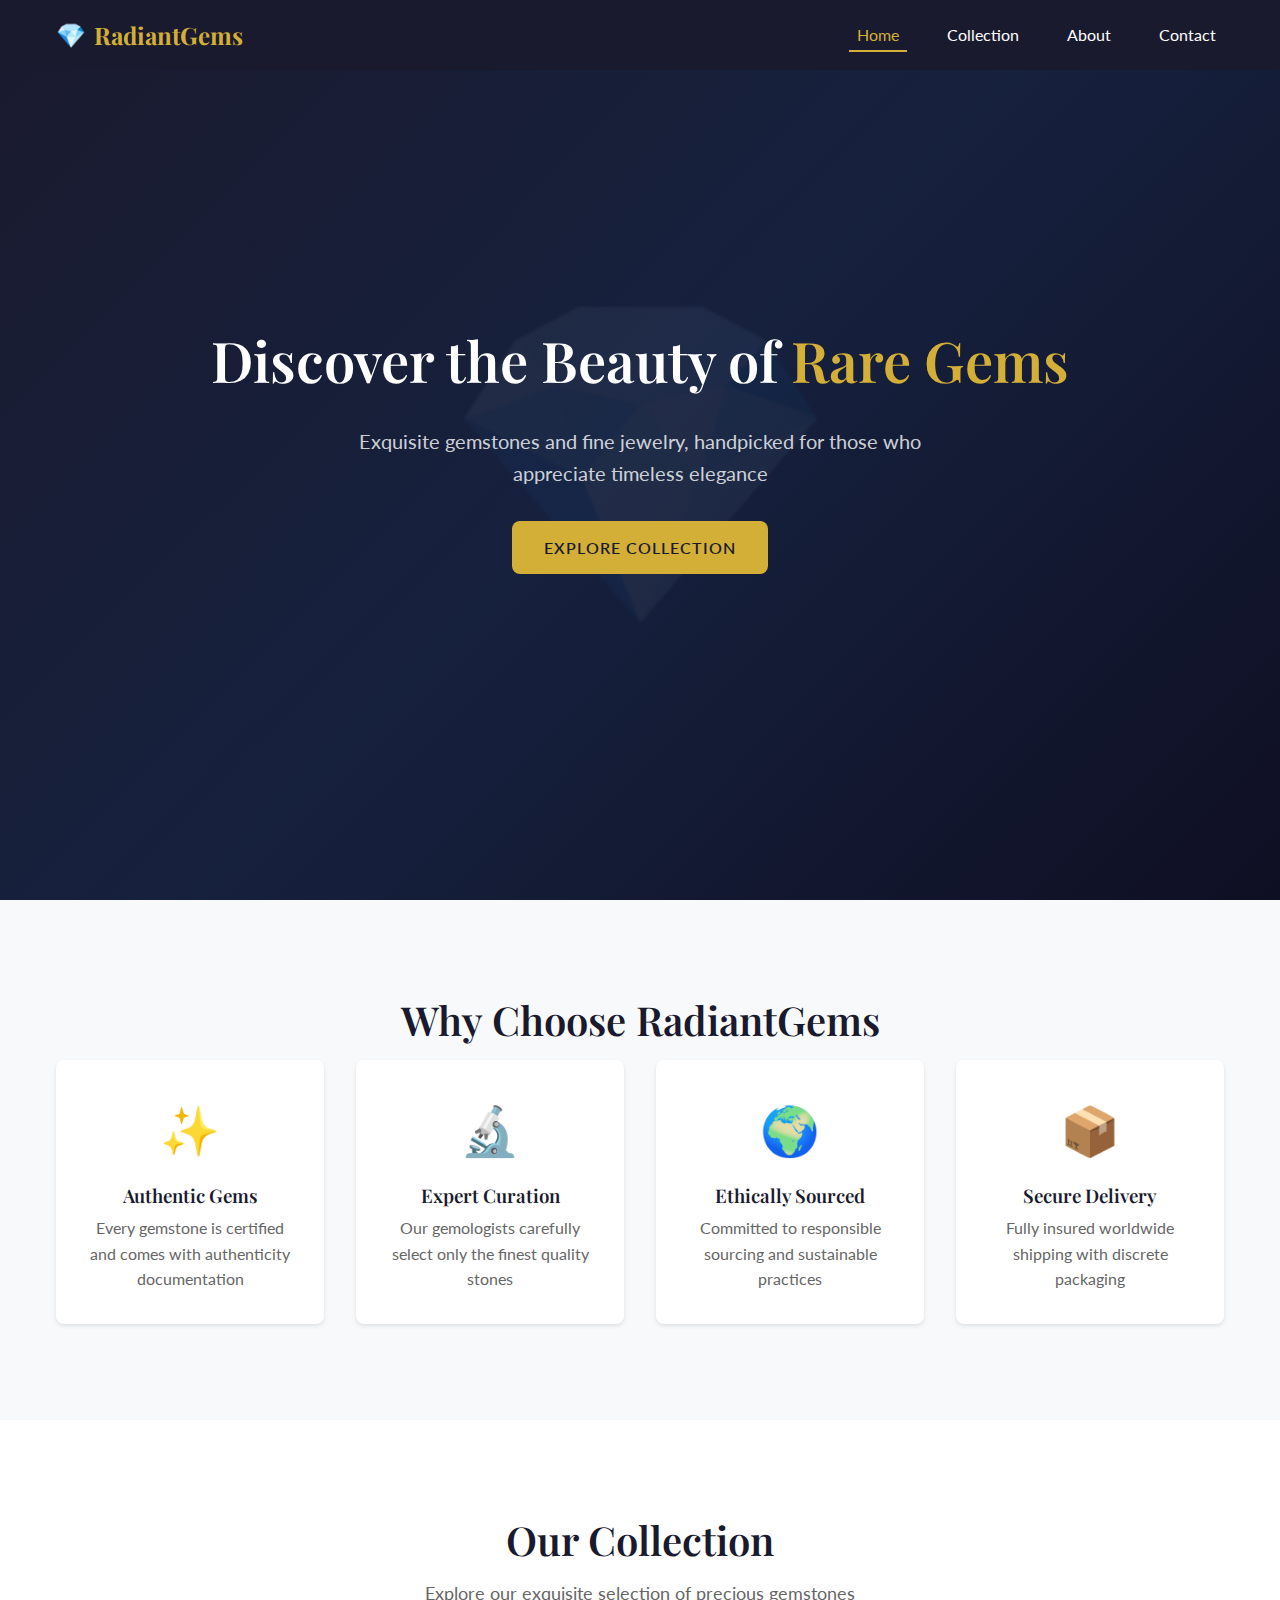
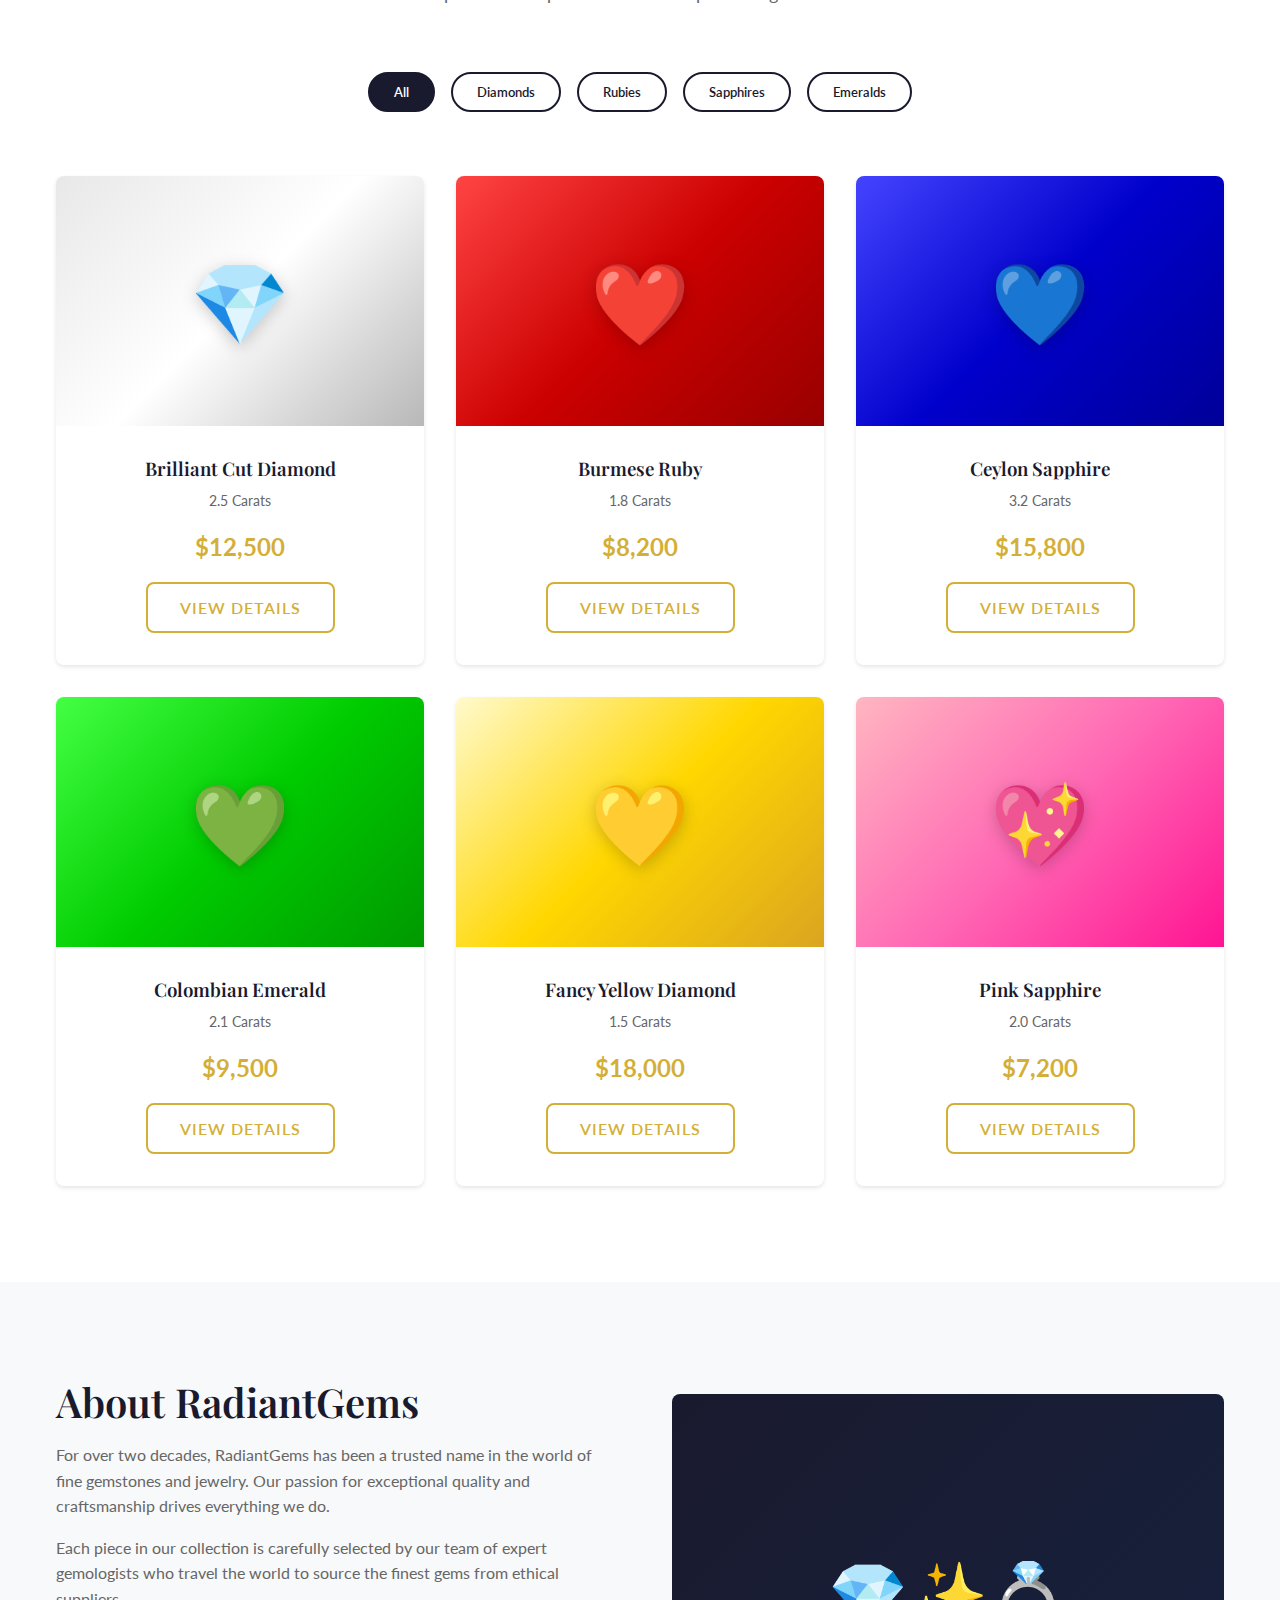
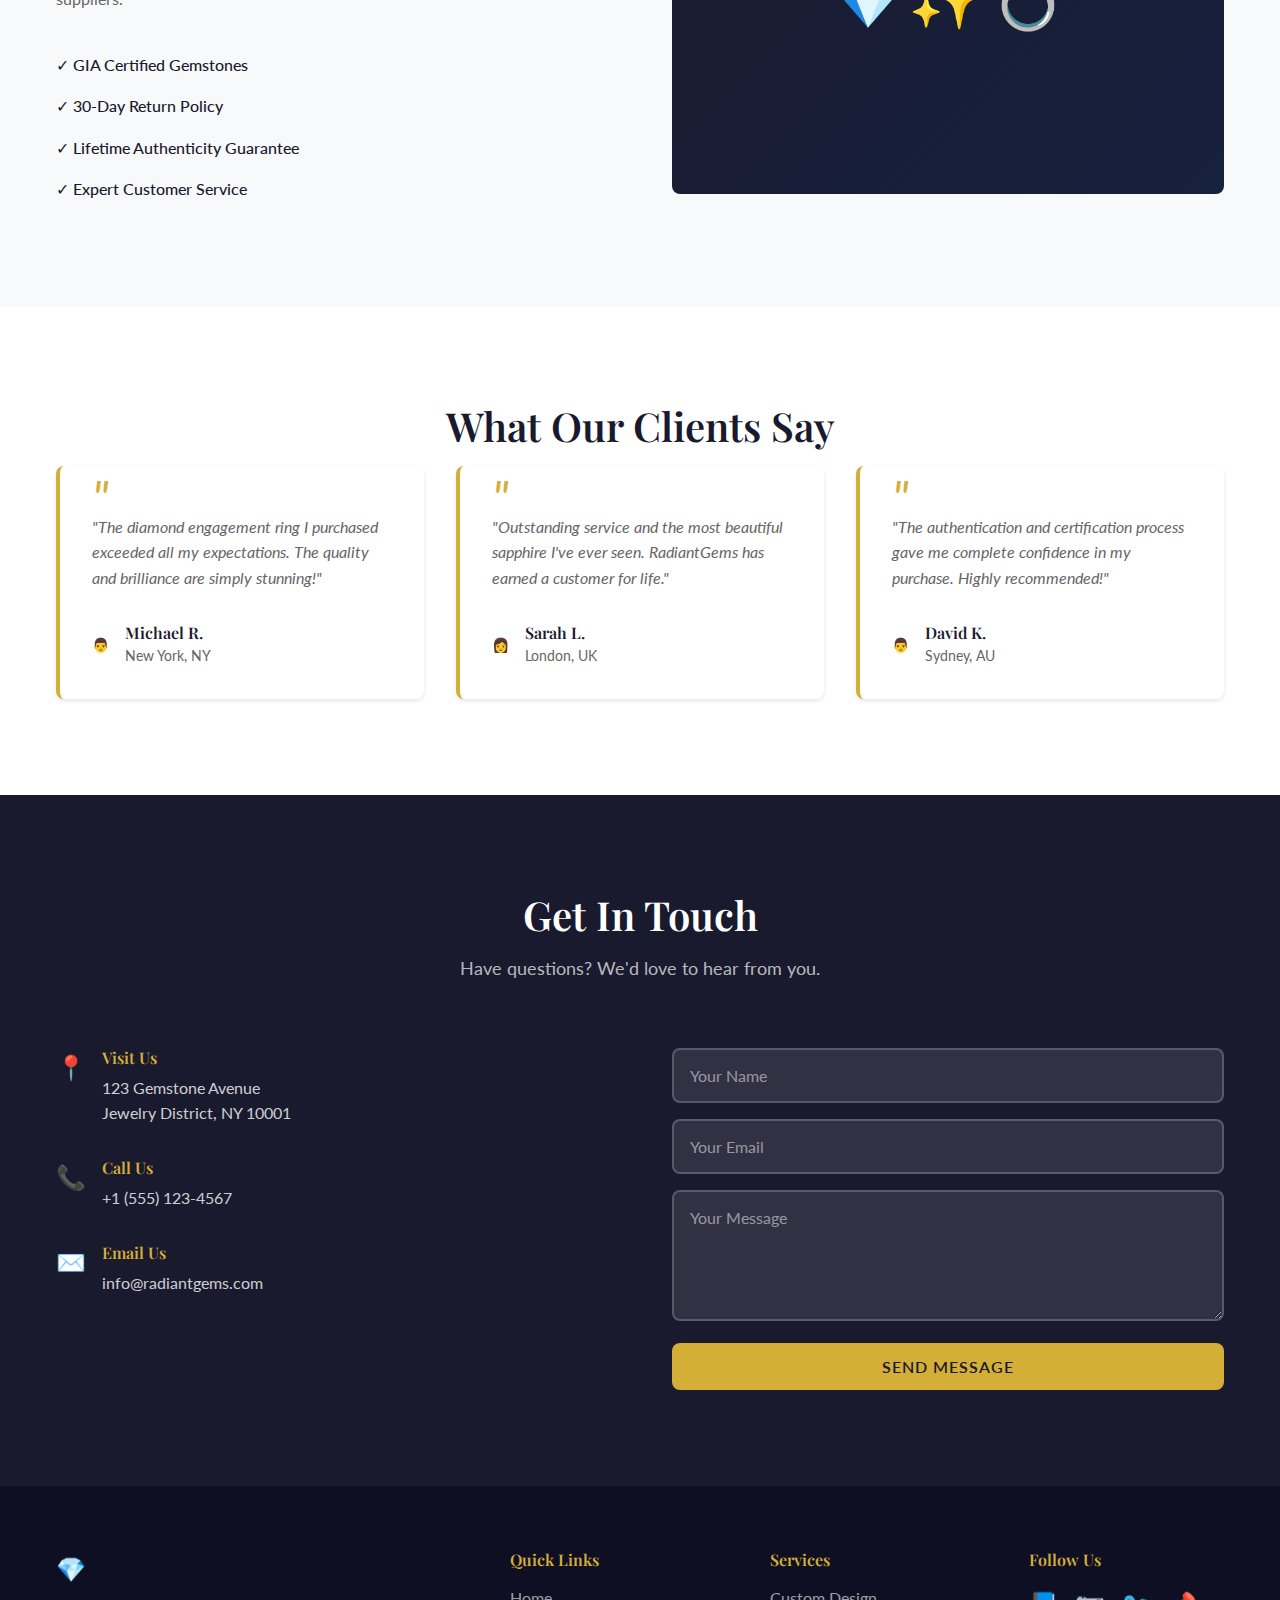
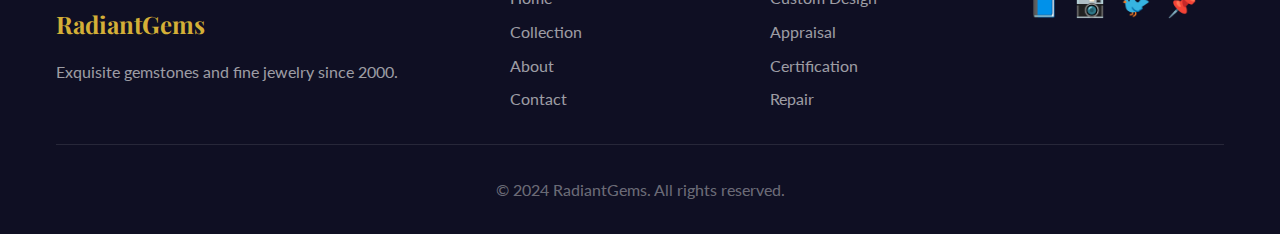
<file: index.html>
<!DOCTYPE html>
<html lang="en">
<head>
    <meta charset="UTF-8">
    <meta name="viewport" content="width=device-width, initial-scale=1.0">
    <meta name="description" content="RadiantGems - Discover exquisite gemstones and fine jewelry. Premium collection of diamonds, rubies, sapphires and more.">
    <title>RadiantGems - Exquisite Gemstones &amp; Fine Jewelry</title>
    <link rel="stylesheet" href="css/styles.css">
    <link rel="preconnect" href="https://fonts.googleapis.com">
    <link rel="preconnect" href="https://fonts.gstatic.com" crossorigin>
    <link href="https://fonts.googleapis.com/css2?family=Playfair+Display:wght@400;600;700&amp;family=Lato:wght@300;400;700&amp;display=swap" rel="stylesheet">
</head>
<body>
    <!-- Navigation -->
    <header class="header">
        <nav class="nav container">
            <a href="#" class="logo">
                <span class="logo-icon">💎</span>
                <span class="logo-text">RadiantGems</span>
            </a>
            <button class="nav-toggle" aria-label="Toggle navigation">
                <span class="hamburger"></span>
            </button>
            <ul class="nav-menu">
                <li><a href="#home" class="nav-link active">Home</a></li>
                <li><a href="#collection" class="nav-link">Collection</a></li>
                <li><a href="#about" class="nav-link">About</a></li>
                <li><a href="#contact" class="nav-link">Contact</a></li>
            </ul>
        </nav>
    </header>

    <!-- Hero Section -->
    <section id="home" class="hero">
        <div class="hero-content container">
            <h1 class="hero-title">Discover the Beauty of <span class="highlight">Rare Gems</span></h1>
            <p class="hero-subtitle">Exquisite gemstones and fine jewelry, handpicked for those who appreciate timeless elegance</p>
            <a href="#collection" class="btn btn-primary">Explore Collection</a>
        </div>
    </section>

    <!-- Featured Section -->
    <section id="featured" class="featured">
        <div class="container">
            <h2 class="section-title">Why Choose RadiantGems</h2>
            <div class="features-grid">
                <div class="feature-card">
                    <div class="feature-icon">✨</div>
                    <h3>Authentic Gems</h3>
                    <p>Every gemstone is certified and comes with authenticity documentation</p>
                </div>
                <div class="feature-card">
                    <div class="feature-icon">🔬</div>
                    <h3>Expert Curation</h3>
                    <p>Our gemologists carefully select only the finest quality stones</p>
                </div>
                <div class="feature-card">
                    <div class="feature-icon">🌍</div>
                    <h3>Ethically Sourced</h3>
                    <p>Committed to responsible sourcing and sustainable practices</p>
                </div>
                <div class="feature-card">
                    <div class="feature-icon">📦</div>
                    <h3>Secure Delivery</h3>
                    <p>Fully insured worldwide shipping with discrete packaging</p>
                </div>
            </div>
        </div>
    </section>

    <!-- Collection Section -->
    <section id="collection" class="collection">
        <div class="container">
            <h2 class="section-title">Our Collection</h2>
            <p class="section-subtitle">Explore our exquisite selection of precious gemstones</p>
            
            <!-- Filter Buttons -->
            <div class="filter-buttons">
                <button class="filter-btn active" data-filter="all">All</button>
                <button class="filter-btn" data-filter="diamonds">Diamonds</button>
                <button class="filter-btn" data-filter="rubies">Rubies</button>
                <button class="filter-btn" data-filter="sapphires">Sapphires</button>
                <button class="filter-btn" data-filter="emeralds">Emeralds</button>
            </div>

            <!-- Gems Grid -->
            <div class="gems-grid">
                <div class="gem-card" data-category="diamonds">
                    <div class="gem-image" style="background: linear-gradient(135deg, #e8e8e8 0%, #ffffff 50%, #b8b8b8 100%);">
                        <span class="gem-emoji">💎</span>
                    </div>
                    <div class="gem-info">
                        <h3>Brilliant Cut Diamond</h3>
                        <p class="gem-carat">2.5 Carats</p>
                        <p class="gem-price">$12,500</p>
                        <button class="btn btn-secondary">View Details</button>
                    </div>
                </div>

                <div class="gem-card" data-category="rubies">
                    <div class="gem-image" style="background: linear-gradient(135deg, #ff4444 0%, #cc0000 50%, #990000 100%);">
                        <span class="gem-emoji">❤️</span>
                    </div>
                    <div class="gem-info">
                        <h3>Burmese Ruby</h3>
                        <p class="gem-carat">1.8 Carats</p>
                        <p class="gem-price">$8,200</p>
                        <button class="btn btn-secondary">View Details</button>
                    </div>
                </div>

                <div class="gem-card" data-category="sapphires">
                    <div class="gem-image" style="background: linear-gradient(135deg, #4444ff 0%, #0000cc 50%, #000099 100%);">
                        <span class="gem-emoji">💙</span>
                    </div>
                    <div class="gem-info">
                        <h3>Ceylon Sapphire</h3>
                        <p class="gem-carat">3.2 Carats</p>
                        <p class="gem-price">$15,800</p>
                        <button class="btn btn-secondary">View Details</button>
                    </div>
                </div>

                <div class="gem-card" data-category="emeralds">
                    <div class="gem-image" style="background: linear-gradient(135deg, #44ff44 0%, #00cc00 50%, #009900 100%);">
                        <span class="gem-emoji">💚</span>
                    </div>
                    <div class="gem-info">
                        <h3>Colombian Emerald</h3>
                        <p class="gem-carat">2.1 Carats</p>
                        <p class="gem-price">$9,500</p>
                        <button class="btn btn-secondary">View Details</button>
                    </div>
                </div>

                <div class="gem-card" data-category="diamonds">
                    <div class="gem-image" style="background: linear-gradient(135deg, #fffacd 0%, #ffd700 50%, #daa520 100%);">
                        <span class="gem-emoji">💛</span>
                    </div>
                    <div class="gem-info">
                        <h3>Fancy Yellow Diamond</h3>
                        <p class="gem-carat">1.5 Carats</p>
                        <p class="gem-price">$18,000</p>
                        <button class="btn btn-secondary">View Details</button>
                    </div>
                </div>

                <div class="gem-card" data-category="sapphires">
                    <div class="gem-image" style="background: linear-gradient(135deg, #ffb6c1 0%, #ff69b4 50%, #ff1493 100%);">
                        <span class="gem-emoji">💖</span>
                    </div>
                    <div class="gem-info">
                        <h3>Pink Sapphire</h3>
                        <p class="gem-carat">2.0 Carats</p>
                        <p class="gem-price">$7,200</p>
                        <button class="btn btn-secondary">View Details</button>
                    </div>
                </div>
            </div>
        </div>
    </section>

    <!-- About Section -->
    <section id="about" class="about">
        <div class="container">
            <div class="about-content">
                <div class="about-text">
                    <h2 class="section-title">About RadiantGems</h2>
                    <p>For over two decades, RadiantGems has been a trusted name in the world of fine gemstones and jewelry. Our passion for exceptional quality and craftsmanship drives everything we do.</p>
                    <p>Each piece in our collection is carefully selected by our team of expert gemologists who travel the world to source the finest gems from ethical suppliers.</p>
                    <ul class="about-list">
                        <li>✓ GIA Certified Gemstones</li>
                        <li>✓ 30-Day Return Policy</li>
                        <li>✓ Lifetime Authenticity Guarantee</li>
                        <li>✓ Expert Customer Service</li>
                    </ul>
                </div>
                <div class="about-image">
                    <div class="image-placeholder">
                        <span>💎✨💍</span>
                    </div>
                </div>
            </div>
        </div>
    </section>

    <!-- Testimonials Section -->
    <section id="testimonials" class="testimonials">
        <div class="container">
            <h2 class="section-title">What Our Clients Say</h2>
            <div class="testimonials-grid">
                <div class="testimonial-card">
                    <div class="testimonial-text">
                        <p>"The diamond engagement ring I purchased exceeded all my expectations. The quality and brilliance are simply stunning!"</p>
                    </div>
                    <div class="testimonial-author">
                        <span class="author-avatar">👨</span>
                        <div>
                            <h4>Michael R.</h4>
                            <span>New York, NY</span>
                        </div>
                    </div>
                </div>
                <div class="testimonial-card">
                    <div class="testimonial-text">
                        <p>"Outstanding service and the most beautiful sapphire I've ever seen. RadiantGems has earned a customer for life."</p>
                    </div>
                    <div class="testimonial-author">
                        <span class="author-avatar">👩</span>
                        <div>
                            <h4>Sarah L.</h4>
                            <span>London, UK</span>
                        </div>
                    </div>
                </div>
                <div class="testimonial-card">
                    <div class="testimonial-text">
                        <p>"The authentication and certification process gave me complete confidence in my purchase. Highly recommended!"</p>
                    </div>
                    <div class="testimonial-author">
                        <span class="author-avatar">👨</span>
                        <div>
                            <h4>David K.</h4>
                            <span>Sydney, AU</span>
                        </div>
                    </div>
                </div>
            </div>
        </div>
    </section>

    <!-- Contact Section -->
    <section id="contact" class="contact">
        <div class="container">
            <h2 class="section-title">Get In Touch</h2>
            <p class="section-subtitle">Have questions? We'd love to hear from you.</p>
            <div class="contact-content">
                <div class="contact-info">
                    <div class="contact-item">
                        <span class="contact-icon">📍</span>
                        <div>
                            <h4>Visit Us</h4>
                            <p>123 Gemstone Avenue<br>Jewelry District, NY 10001</p>
                        </div>
                    </div>
                    <div class="contact-item">
                        <span class="contact-icon">📞</span>
                        <div>
                            <h4>Call Us</h4>
                            <p>+1 (555) 123-4567</p>
                        </div>
                    </div>
                    <div class="contact-item">
                        <span class="contact-icon">✉️</span>
                        <div>
                            <h4>Email Us</h4>
                            <p>info@radiantgems.com</p>
                        </div>
                    </div>
                </div>
                <form class="contact-form" id="contactForm">
                    <div class="form-group">
                        <input type="text" id="name" name="name" placeholder="Your Name" required>
                    </div>
                    <div class="form-group">
                        <input type="email" id="email" name="email" placeholder="Your Email" required>
                    </div>
                    <div class="form-group">
                        <textarea id="message" name="message" placeholder="Your Message" rows="5" required></textarea>
                    </div>
                    <button type="submit" class="btn btn-primary">Send Message</button>
                </form>
            </div>
        </div>
    </section>

    <!-- Footer -->
    <footer class="footer">
        <div class="container">
            <div class="footer-content">
                <div class="footer-brand">
                    <span class="logo-icon">💎</span>
                    <span class="logo-text">RadiantGems</span>
                    <p>Exquisite gemstones and fine jewelry since 2000.</p>
                </div>
                <div class="footer-links">
                    <h4>Quick Links</h4>
                    <ul>
                        <li><a href="#home">Home</a></li>
                        <li><a href="#collection">Collection</a></li>
                        <li><a href="#about">About</a></li>
                        <li><a href="#contact">Contact</a></li>
                    </ul>
                </div>
                <div class="footer-links">
                    <h4>Services</h4>
                    <ul>
                        <li><a href="#">Custom Design</a></li>
                        <li><a href="#">Appraisal</a></li>
                        <li><a href="#">Certification</a></li>
                        <li><a href="#">Repair</a></li>
                    </ul>
                </div>
                <div class="footer-social">
                    <h4>Follow Us</h4>
                    <div class="social-links">
                        <a href="#" aria-label="Facebook">📘</a>
                        <a href="#" aria-label="Instagram">📷</a>
                        <a href="#" aria-label="Twitter">🐦</a>
                        <a href="#" aria-label="Pinterest">📌</a>
                    </div>
                </div>
            </div>
            <div class="footer-bottom">
                <p>&copy; 2024 RadiantGems. All rights reserved.</p>
            </div>
        </div>
    </footer>

    <script src="js/main.js"></script>
</body>
</html>
</file>
<file: css/styles.css>
/* ==========================================
   RadiantGems - Stylesheet
   ========================================== */

/* CSS Custom Properties */
:root {
    --color-primary: #1a1a2e;
    --color-secondary: #16213e;
    --color-accent: #d4af37;
    --color-accent-light: #f0d78c;
    --color-text: #333333;
    --color-text-light: #666666;
    --color-white: #ffffff;
    --color-bg-light: #f8f9fa;
    --color-bg-dark: #0f0f23;
    
    --font-heading: 'Playfair Display', Georgia, serif;
    --font-body: 'Lato', -apple-system, BlinkMacSystemFont, 'Segoe UI', sans-serif;
    
    --spacing-xs: 0.5rem;
    --spacing-sm: 1rem;
    --spacing-md: 2rem;
    --spacing-lg: 4rem;
    --spacing-xl: 6rem;
    
    --transition-fast: 0.2s ease;
    --transition-normal: 0.3s ease;
    
    --shadow-sm: 0 2px 4px rgba(0, 0, 0, 0.1);
    --shadow-md: 0 4px 12px rgba(0, 0, 0, 0.15);
    --shadow-lg: 0 8px 24px rgba(0, 0, 0, 0.2);
    
    --border-radius: 8px;
}

/* Reset & Base Styles */
*, *::before, *::after {
    box-sizing: border-box;
    margin: 0;
    padding: 0;
}

html {
    scroll-behavior: smooth;
}

body {
    font-family: var(--font-body);
    font-size: 16px;
    line-height: 1.6;
    color: var(--color-text);
    background-color: var(--color-white);
}

img {
    max-width: 100%;
    height: auto;
    display: block;
}

a {
    text-decoration: none;
    color: inherit;
    transition: color var(--transition-fast);
}

ul {
    list-style: none;
}

button {
    font-family: inherit;
    cursor: pointer;
    border: none;
    background: none;
}

input, textarea {
    font-family: inherit;
    font-size: inherit;
}

/* Container */
.container {
    width: 100%;
    max-width: 1200px;
    margin: 0 auto;
    padding: 0 var(--spacing-sm);
}

/* Typography */
h1, h2, h3, h4 {
    font-family: var(--font-heading);
    font-weight: 600;
    line-height: 1.2;
}

.section-title {
    font-size: 2.5rem;
    text-align: center;
    margin-bottom: var(--spacing-sm);
    color: var(--color-primary);
}

.section-subtitle {
    text-align: center;
    color: var(--color-text-light);
    margin-bottom: var(--spacing-lg);
    font-size: 1.1rem;
}

.highlight {
    color: var(--color-accent);
}

/* Buttons */
.btn {
    display: inline-block;
    padding: 0.875rem 2rem;
    font-size: 1rem;
    font-weight: 600;
    border-radius: var(--border-radius);
    transition: all var(--transition-normal);
    text-transform: uppercase;
    letter-spacing: 1px;
}

.btn-primary {
    background: var(--color-accent);
    color: var(--color-primary);
}

.btn-primary:hover {
    background: var(--color-accent-light);
    transform: translateY(-2px);
    box-shadow: var(--shadow-md);
}

.btn-secondary {
    background: transparent;
    color: var(--color-accent);
    border: 2px solid var(--color-accent);
}

.btn-secondary:hover {
    background: var(--color-accent);
    color: var(--color-primary);
}

/* ==========================================
   Header & Navigation
   ========================================== */
.header {
    position: fixed;
    top: 0;
    left: 0;
    right: 0;
    z-index: 1000;
    background: var(--color-primary);
    padding: var(--spacing-sm) 0;
    transition: all var(--transition-normal);
}

.header.scrolled {
    background: rgba(26, 26, 46, 0.95);
    box-shadow: var(--shadow-md);
}

.nav {
    display: flex;
    justify-content: space-between;
    align-items: center;
}

.logo {
    display: flex;
    align-items: center;
    gap: var(--spacing-xs);
}

.logo-icon {
    font-size: 1.5rem;
}

.logo-text {
    font-family: var(--font-heading);
    font-size: 1.5rem;
    font-weight: 700;
    color: var(--color-accent);
}

.nav-menu {
    display: flex;
    gap: var(--spacing-md);
}

.nav-link {
    color: var(--color-white);
    font-weight: 400;
    padding: var(--spacing-xs);
    position: relative;
}

.nav-link::after {
    content: '';
    position: absolute;
    bottom: 0;
    left: 0;
    width: 0;
    height: 2px;
    background: var(--color-accent);
    transition: width var(--transition-normal);
}

.nav-link:hover::after,
.nav-link.active::after {
    width: 100%;
}

.nav-link:hover,
.nav-link.active {
    color: var(--color-accent);
}

.nav-toggle {
    display: none;
    flex-direction: column;
    gap: 5px;
    padding: var(--spacing-xs);
}

.hamburger,
.hamburger::before,
.hamburger::after {
    display: block;
    width: 25px;
    height: 3px;
    background: var(--color-white);
    transition: all var(--transition-normal);
}

.hamburger {
    position: relative;
}

.hamburger::before,
.hamburger::after {
    content: '';
    position: absolute;
}

.hamburger::before {
    top: -8px;
}

.hamburger::after {
    top: 8px;
}

/* ==========================================
   Hero Section
   ========================================== */
.hero {
    min-height: 100vh;
    display: flex;
    align-items: center;
    justify-content: center;
    text-align: center;
    background: linear-gradient(135deg, var(--color-primary) 0%, var(--color-secondary) 50%, var(--color-bg-dark) 100%);
    padding: var(--spacing-xl) var(--spacing-sm);
    position: relative;
    overflow: hidden;
}

.hero::before {
    content: '💎';
    position: absolute;
    font-size: 20rem;
    opacity: 0.05;
    animation: float 6s ease-in-out infinite;
}

@keyframes float {
    0%, 100% { transform: translateY(0) rotate(0deg); }
    50% { transform: translateY(-20px) rotate(5deg); }
}

.hero-content {
    position: relative;
    z-index: 1;
}

.hero-title {
    font-size: 3.5rem;
    color: var(--color-white);
    margin-bottom: var(--spacing-md);
    animation: fadeInUp 1s ease;
}

.hero-subtitle {
    font-size: 1.25rem;
    color: rgba(255, 255, 255, 0.8);
    max-width: 600px;
    margin: 0 auto var(--spacing-md);
    animation: fadeInUp 1s ease 0.2s both;
}

.hero .btn {
    animation: fadeInUp 1s ease 0.4s both;
}

@keyframes fadeInUp {
    from {
        opacity: 0;
        transform: translateY(30px);
    }
    to {
        opacity: 1;
        transform: translateY(0);
    }
}

/* ==========================================
   Featured Section
   ========================================== */
.featured {
    padding: var(--spacing-xl) 0;
    background: var(--color-bg-light);
}

.features-grid {
    display: grid;
    grid-template-columns: repeat(auto-fit, minmax(250px, 1fr));
    gap: var(--spacing-md);
}

.feature-card {
    background: var(--color-white);
    padding: var(--spacing-md);
    border-radius: var(--border-radius);
    text-align: center;
    box-shadow: var(--shadow-sm);
    transition: all var(--transition-normal);
}

.feature-card:hover {
    transform: translateY(-5px);
    box-shadow: var(--shadow-md);
}

.feature-icon {
    font-size: 3rem;
    margin-bottom: var(--spacing-sm);
}

.feature-card h3 {
    margin-bottom: var(--spacing-xs);
    color: var(--color-primary);
}

.feature-card p {
    color: var(--color-text-light);
}

/* ==========================================
   Collection Section
   ========================================== */
.collection {
    padding: var(--spacing-xl) 0;
}

.filter-buttons {
    display: flex;
    justify-content: center;
    flex-wrap: wrap;
    gap: var(--spacing-sm);
    margin-bottom: var(--spacing-lg);
}

.filter-btn {
    padding: 0.625rem 1.5rem;
    border: 2px solid var(--color-primary);
    border-radius: 30px;
    font-weight: 600;
    color: var(--color-primary);
    transition: all var(--transition-normal);
}

.filter-btn:hover,
.filter-btn.active {
    background: var(--color-primary);
    color: var(--color-white);
}

.gems-grid {
    display: grid;
    grid-template-columns: repeat(auto-fit, minmax(300px, 1fr));
    gap: var(--spacing-md);
}

.gem-card {
    background: var(--color-white);
    border-radius: var(--border-radius);
    overflow: hidden;
    box-shadow: var(--shadow-sm);
    transition: all var(--transition-normal);
}

.gem-card:hover {
    transform: translateY(-10px);
    box-shadow: var(--shadow-lg);
}

.gem-card.hidden {
    display: none;
}

.gem-image {
    height: 250px;
    display: flex;
    align-items: center;
    justify-content: center;
    position: relative;
    overflow: hidden;
}

.gem-emoji {
    font-size: 5rem;
    filter: drop-shadow(0 4px 8px rgba(0, 0, 0, 0.2));
    transition: transform var(--transition-normal);
}

.gem-card:hover .gem-emoji {
    transform: scale(1.1) rotate(5deg);
}

.gem-info {
    padding: var(--spacing-md);
    text-align: center;
}

.gem-info h3 {
    color: var(--color-primary);
    margin-bottom: var(--spacing-xs);
}

.gem-carat {
    color: var(--color-text-light);
    font-size: 0.9rem;
}

.gem-price {
    font-size: 1.5rem;
    font-weight: 700;
    color: var(--color-accent);
    margin: var(--spacing-sm) 0;
}

/* ==========================================
   About Section
   ========================================== */
.about {
    padding: var(--spacing-xl) 0;
    background: var(--color-bg-light);
}

.about-content {
    display: grid;
    grid-template-columns: 1fr 1fr;
    gap: var(--spacing-lg);
    align-items: center;
}

.about-text .section-title {
    text-align: left;
}

.about-text p {
    margin-bottom: var(--spacing-sm);
    color: var(--color-text-light);
}

.about-list {
    margin-top: var(--spacing-md);
}

.about-list li {
    padding: var(--spacing-xs) 0;
    color: var(--color-primary);
    font-weight: 500;
}

.about-image .image-placeholder {
    background: linear-gradient(135deg, var(--color-primary), var(--color-secondary));
    height: 400px;
    border-radius: var(--border-radius);
    display: flex;
    align-items: center;
    justify-content: center;
    font-size: 4rem;
}

/* ==========================================
   Testimonials Section
   ========================================== */
.testimonials {
    padding: var(--spacing-xl) 0;
}

.testimonials-grid {
    display: grid;
    grid-template-columns: repeat(auto-fit, minmax(300px, 1fr));
    gap: var(--spacing-md);
}

.testimonial-card {
    background: var(--color-white);
    padding: var(--spacing-md);
    border-radius: var(--border-radius);
    box-shadow: var(--shadow-sm);
    border-left: 4px solid var(--color-accent);
}

.testimonial-text {
    font-style: italic;
    color: var(--color-text-light);
    margin-bottom: var(--spacing-md);
}

.testimonial-text::before {
    content: '"';
    font-size: 3rem;
    color: var(--color-accent);
    line-height: 0;
    display: block;
    margin-bottom: var(--spacing-sm);
}

.testimonial-author {
    display: flex;
    align-items: center;
    gap: var(--spacing-sm);
}

.author-avatar {
    font-size: 2.5rem;
}

.testimonial-author h4 {
    color: var(--color-primary);
    font-size: 1rem;
}

.testimonial-author span {
    color: var(--color-text-light);
    font-size: 0.875rem;
}

/* ==========================================
   Contact Section
   ========================================== */
.contact {
    padding: var(--spacing-xl) 0;
    background: var(--color-primary);
    color: var(--color-white);
}

.contact .section-title {
    color: var(--color-white);
}

.contact .section-subtitle {
    color: rgba(255, 255, 255, 0.7);
}

.contact-content {
    display: grid;
    grid-template-columns: 1fr 1fr;
    gap: var(--spacing-lg);
}

.contact-item {
    display: flex;
    gap: var(--spacing-sm);
    margin-bottom: var(--spacing-md);
}

.contact-icon {
    font-size: 1.5rem;
}

.contact-item h4 {
    color: var(--color-accent);
    margin-bottom: var(--spacing-xs);
}

.contact-item p {
    color: rgba(255, 255, 255, 0.8);
}

.contact-form {
    display: flex;
    flex-direction: column;
    gap: var(--spacing-sm);
}

.form-group input,
.form-group textarea {
    width: 100%;
    padding: var(--spacing-sm);
    border: 2px solid rgba(255, 255, 255, 0.2);
    border-radius: var(--border-radius);
    background: rgba(255, 255, 255, 0.1);
    color: var(--color-white);
    transition: all var(--transition-normal);
}

.form-group input::placeholder,
.form-group textarea::placeholder {
    color: rgba(255, 255, 255, 0.5);
}

.form-group input:focus,
.form-group textarea:focus {
    outline: none;
    border-color: var(--color-accent);
    background: rgba(255, 255, 255, 0.15);
}

/* ==========================================
   Footer
   ========================================== */
.footer {
    background: var(--color-bg-dark);
    color: var(--color-white);
    padding: var(--spacing-lg) 0 var(--spacing-md);
}

.footer-content {
    display: grid;
    grid-template-columns: 2fr 1fr 1fr 1fr;
    gap: var(--spacing-lg);
    padding-bottom: var(--spacing-md);
    border-bottom: 1px solid rgba(255, 255, 255, 0.1);
}

.footer-brand {
    display: flex;
    flex-direction: column;
    gap: var(--spacing-sm);
}

.footer-brand p {
    color: rgba(255, 255, 255, 0.6);
}

.footer-links h4,
.footer-social h4 {
    color: var(--color-accent);
    margin-bottom: var(--spacing-sm);
}

.footer-links ul {
    display: flex;
    flex-direction: column;
    gap: var(--spacing-xs);
}

.footer-links a {
    color: rgba(255, 255, 255, 0.6);
    transition: color var(--transition-fast);
}

.footer-links a:hover {
    color: var(--color-accent);
}

.social-links {
    display: flex;
    gap: var(--spacing-sm);
}

.social-links a {
    font-size: 1.5rem;
    transition: transform var(--transition-fast);
}

.social-links a:hover {
    transform: scale(1.2);
}

.footer-bottom {
    text-align: center;
    padding-top: var(--spacing-md);
    color: rgba(255, 255, 255, 0.4);
}

/* ==========================================
   Responsive Design
   ========================================== */
@media (max-width: 992px) {
    .about-content,
    .contact-content {
        grid-template-columns: 1fr;
    }
    
    .footer-content {
        grid-template-columns: 1fr 1fr;
    }
}

@media (max-width: 768px) {
    .nav-menu {
        position: fixed;
        top: 60px;
        left: 0;
        right: 0;
        background: var(--color-primary);
        flex-direction: column;
        align-items: center;
        padding: var(--spacing-md);
        transform: translateY(-100%);
        opacity: 0;
        visibility: hidden;
        transition: all var(--transition-normal);
    }
    
    .nav-menu.active {
        transform: translateY(0);
        opacity: 1;
        visibility: visible;
    }
    
    .nav-toggle {
        display: flex;
    }
    
    .hero-title {
        font-size: 2.5rem;
    }
    
    .section-title {
        font-size: 2rem;
    }
    
    .footer-content {
        grid-template-columns: 1fr;
        text-align: center;
    }
    
    .footer-brand {
        align-items: center;
    }
    
    .social-links {
        justify-content: center;
    }
}

@media (max-width: 480px) {
    .hero-title {
        font-size: 2rem;
    }
    
    .hero-subtitle {
        font-size: 1rem;
    }
    
    .btn {
        padding: 0.75rem 1.5rem;
        font-size: 0.9rem;
    }
    
    .gems-grid {
        grid-template-columns: 1fr;
    }
}

/* ==========================================
   Utility Classes
   ========================================== */
.text-center {
    text-align: center;
}

.sr-only {
    position: absolute;
    width: 1px;
    height: 1px;
    padding: 0;
    margin: -1px;
    overflow: hidden;
    clip: rect(0, 0, 0, 0);
    white-space: nowrap;
    border: 0;
}

/* ==========================================
   Notifications
   ========================================== */
.notification {
    position: fixed;
    top: 100px;
    right: var(--spacing-md);
    padding: var(--spacing-sm) var(--spacing-md);
    border-radius: var(--border-radius);
    color: var(--color-white);
    font-weight: 500;
    z-index: 10000;
    animation: slideIn var(--transition-normal);
    max-width: 300px;
}

.notification-success {
    background: #28a745;
}

.notification-error {
    background: #dc3545;
}

@keyframes slideIn {
    from { transform: translateX(100%); opacity: 0; }
    to { transform: translateX(0); opacity: 1; }
}

@keyframes slideOut {
    from { transform: translateX(0); opacity: 1; }
    to { transform: translateX(100%); opacity: 0; }
}
</file>
